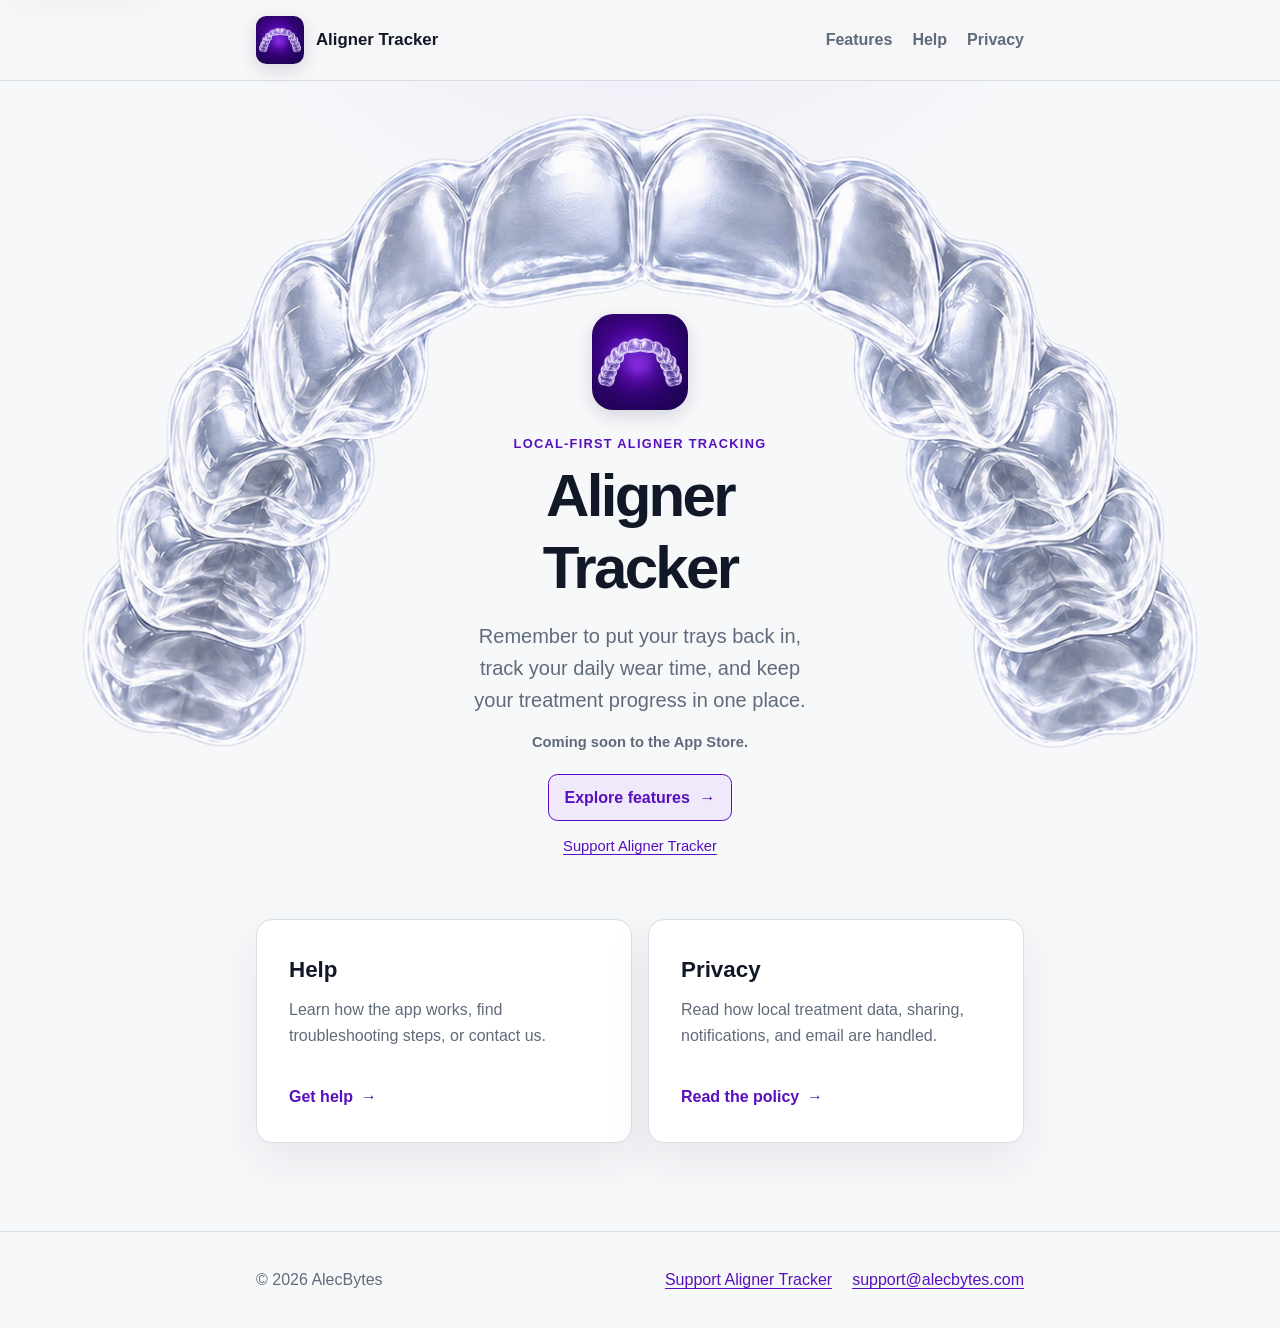
<file: index.html>
<!doctype html>
<html lang="en">
  <head>
    <meta charset="utf-8" />
    <meta name="viewport" content="width=device-width, initial-scale=1" />
    <meta name="theme-color" content="#f7f8fa" media="(prefers-color-scheme: light)" />
    <meta name="theme-color" content="#0b0e14" media="(prefers-color-scheme: dark)" />
    <meta
      name="description"
      content="Reminders to put your trays back in, recorded daily wear time, and treatment progress with Aligner Tracker for iPhone."
    />
    <meta property="og:type" content="website" />
    <meta property="og:site_name" content="Aligner Tracker" />
    <meta property="og:title" content="Aligner Tracker" />
    <meta property="og:description" content="Remember to put your trays back in, track your daily wear time, and keep your treatment progress in one place." />
    <meta property="og:url" content="https://aligner-tracker.alecbytes.com/" />
    <meta property="og:image" content="https://aligner-tracker.alecbytes.com/assets/app-icon.png" />
    <meta property="og:image:alt" content="Aligner Tracker app icon" />
    <meta name="twitter:card" content="summary" />
    <meta name="twitter:title" content="Aligner Tracker" />
    <meta name="twitter:description" content="Remember to put your trays back in, track your daily wear time, and keep your treatment progress in one place." />
    <meta name="twitter:image" content="https://aligner-tracker.alecbytes.com/assets/app-icon.png" />
    <link rel="canonical" href="https://aligner-tracker.alecbytes.com/" />
    <link rel="icon" href="/assets/favicon.png" type="image/png" />
    <link rel="apple-touch-icon" href="/assets/app-icon.png" />
    <link rel="stylesheet" href="/styles.css" />
    <title>Aligner Tracker</title>
  </head>
  <body>
    <a class="skip-link" href="#main-content">Skip to content</a>
    <header class="site-header">
      <div class="header-inner">
        <a class="brand" href="/" aria-label="Aligner Tracker home">
          <img src="/assets/app-icon.png" width="48" height="48" alt="" />
          <span>Aligner Tracker</span>
        </a>
        <nav aria-label="Primary navigation">
          <a href="/features/">Features</a>
          <a href="/support/">Help</a>
          <a href="/privacy/">Privacy</a>
        </nav>
      </div>
    </header>

    <main id="main-content" class="page home-page">
      <div class="aligner-frame">
        <img
          class="aligner-arch"
          src="/assets/clear-aligner.png"
          width="1188"
          height="681"
          alt=""
          aria-hidden="true"
        />
        <section class="hero" aria-labelledby="page-title">
          <img class="hero-icon" src="/assets/app-icon.png" width="96" height="96" alt="" />
          <p class="eyebrow">Local-first aligner tracking</p>
          <h1 id="page-title">Aligner Tracker</h1>
          <p class="lede">
            Remember to put your trays back in, track your daily wear time, and keep your
            treatment progress in one place.
          </p>
          <p class="availability-status">Coming soon to the App Store.</p>
          <a class="features-cta" href="/features/">Explore features <span aria-hidden="true">&rarr;</span></a>
          <p class="secondary-link"><a href="/support-aligner-tracker/">Support Aligner Tracker</a></p>
        </section>
      </div>

      <section class="link-grid" aria-label="Information">
        <a class="link-card" href="/support/">
          <span class="card-title">Help</span>
          <span>Learn how the app works, find troubleshooting steps, or contact us.</span>
          <span class="card-action" aria-hidden="true">Get help <span>&rarr;</span></span>
        </a>
        <a class="link-card" href="/privacy/">
          <span class="card-title">Privacy</span>
          <span>Read how local treatment data, sharing, notifications, and email are handled.</span>
          <span class="card-action" aria-hidden="true">Read the policy <span>&rarr;</span></span>
        </a>
      </section>
    </main>

    <footer class="site-footer">
      <div class="footer-inner">
        <p>&copy; 2026 AlecBytes</p>
        <nav aria-label="Footer navigation">
          <a href="/support-aligner-tracker/">Support Aligner Tracker</a>
          <a href="mailto:support@alecbytes.com">support@alecbytes.com</a>
        </nav>
      </div>
    </footer>
  </body>
</html>
</file>
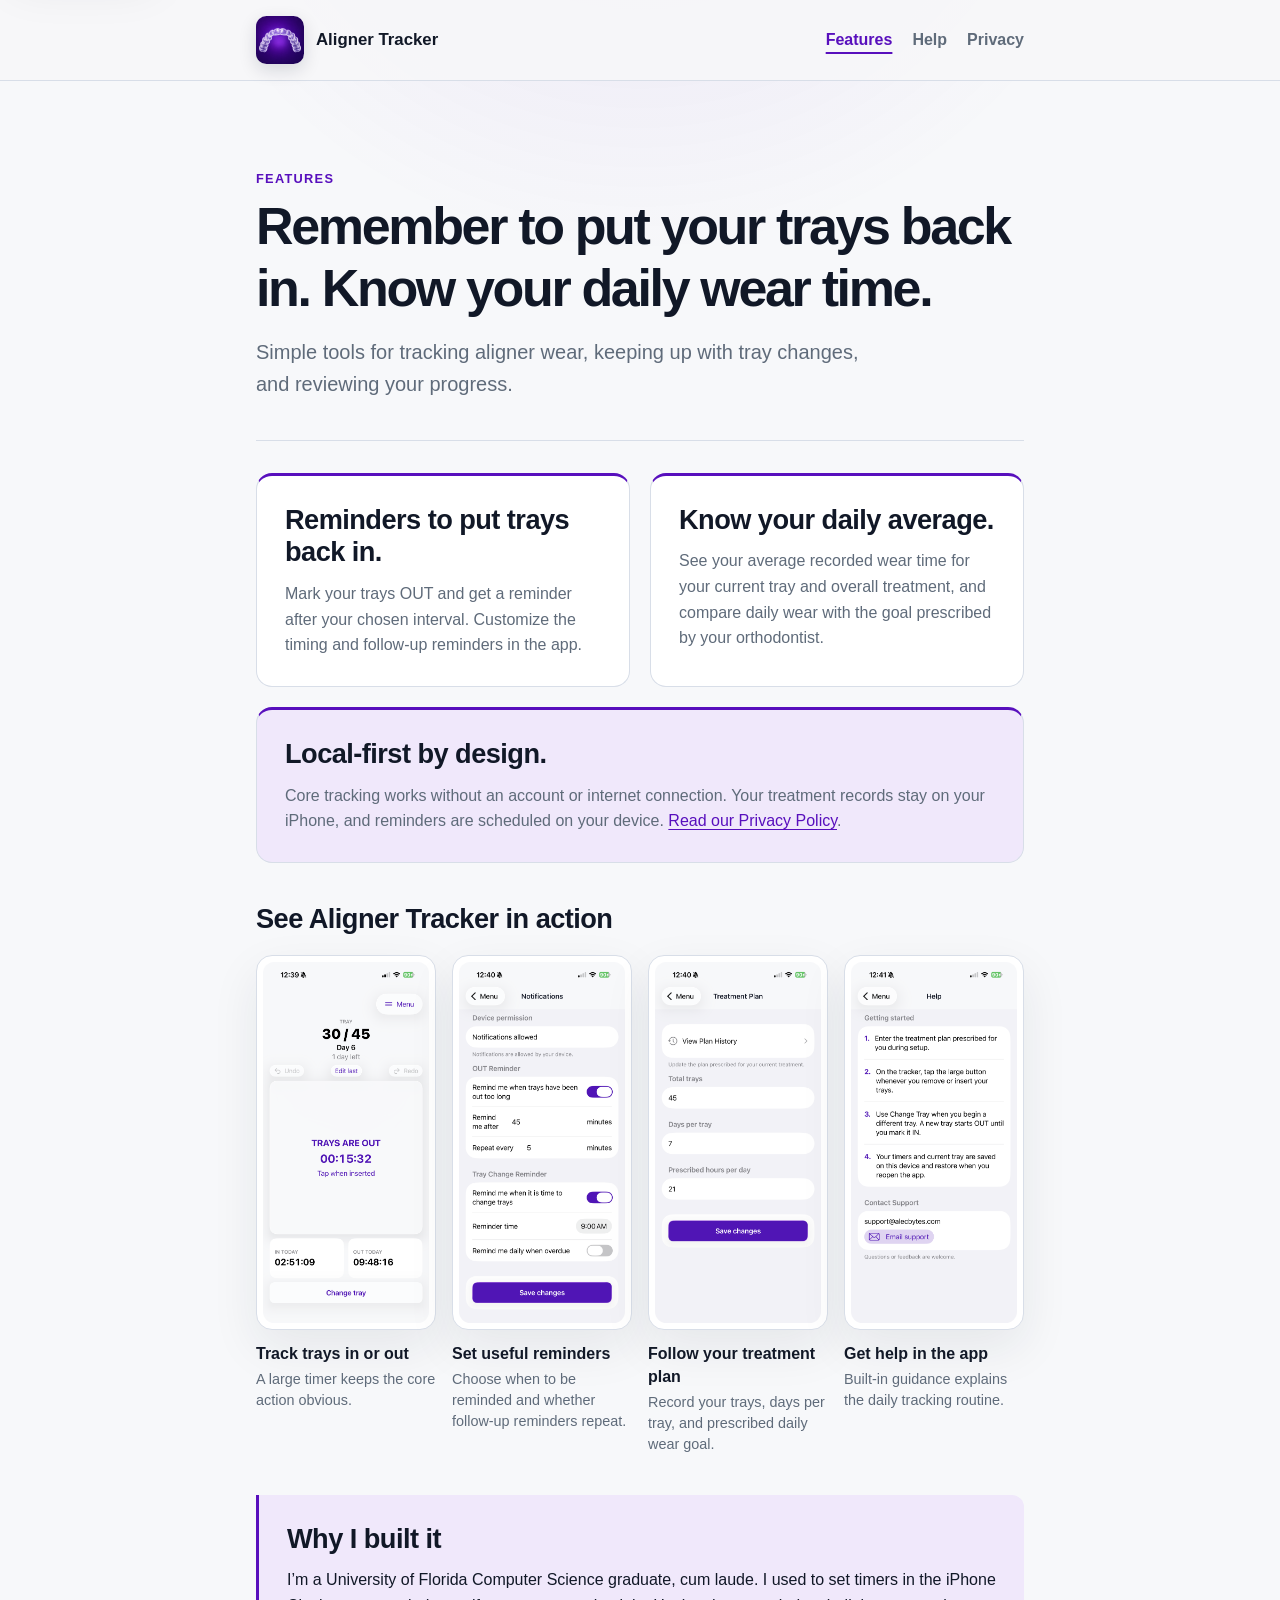
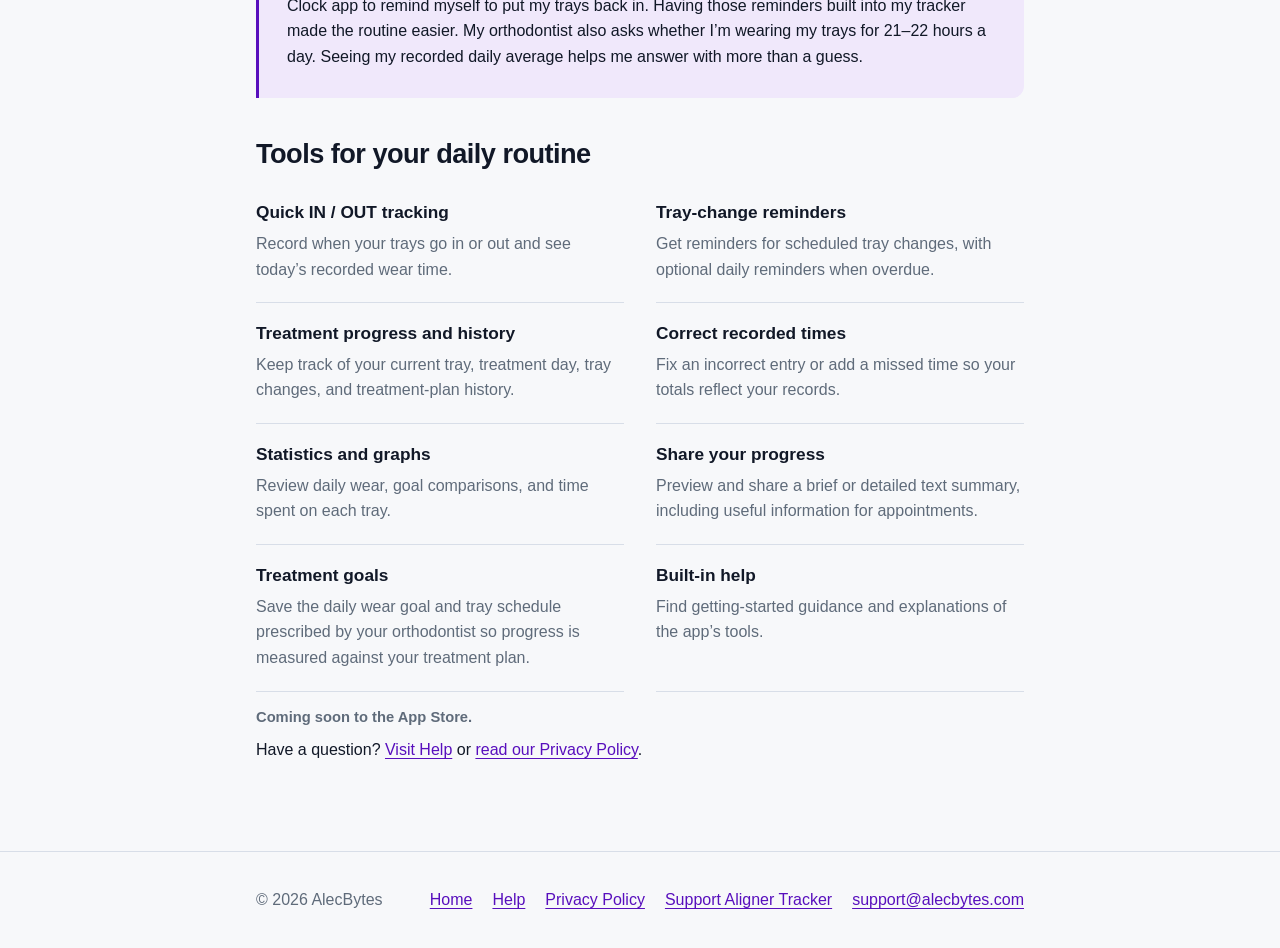
<file: features/index.html>
<!doctype html>
<html lang="en">
  <head>
    <meta charset="utf-8" />
    <meta name="viewport" content="width=device-width, initial-scale=1" />
    <meta name="theme-color" content="#f7f8fa" media="(prefers-color-scheme: light)" />
    <meta name="theme-color" content="#0b0e14" media="(prefers-color-scheme: dark)" />
    <meta
      name="description"
      content="Explore Aligner Tracker features: tray reminders, recorded wear averages, treatment history, graphs, and progress sharing."
    />
    <meta property="og:type" content="website" />
    <meta property="og:site_name" content="Aligner Tracker" />
    <meta property="og:title" content="Features | Aligner Tracker" />
    <meta property="og:description" content="Track clear-aligner wear time, reminders, corrections, treatment history, and progress with Aligner Tracker." />
    <meta property="og:url" content="https://aligner-tracker.alecbytes.com/features/" />
    <meta property="og:image" content="https://aligner-tracker.alecbytes.com/assets/app-icon.png" />
    <meta property="og:image:alt" content="Aligner Tracker app icon" />
    <meta name="twitter:card" content="summary" />
    <meta name="twitter:title" content="Features | Aligner Tracker" />
    <meta name="twitter:description" content="Track clear-aligner wear time, reminders, corrections, treatment history, and progress with Aligner Tracker." />
    <meta name="twitter:image" content="https://aligner-tracker.alecbytes.com/assets/app-icon.png" />
    <link rel="canonical" href="https://aligner-tracker.alecbytes.com/features/" />
    <link rel="icon" href="/assets/favicon.png" type="image/png" />
    <link rel="apple-touch-icon" href="/assets/app-icon.png" />
    <link rel="stylesheet" href="/styles.css" />
    <title>Features | Aligner Tracker</title>
  </head>
  <body>
    <a class="skip-link" href="#main-content">Skip to content</a>
    <header class="site-header">
      <div class="header-inner">
        <a class="brand" href="/" aria-label="Aligner Tracker home">
          <img src="/assets/app-icon.png" width="48" height="48" alt="" />
          <span>Aligner Tracker</span>
        </a>
        <nav aria-label="Primary navigation">
          <a href="/features/" aria-current="page">Features</a>
          <a href="/support/">Help</a>
          <a href="/privacy/">Privacy</a>
        </nav>
      </div>
    </header>

    <main id="main-content" class="page features-page">
      <header class="page-heading">
        <p class="eyebrow">Features</p>
        <h1>Remember to put your trays back in. Know your daily wear time.</h1>
        <p class="lede">Simple tools for tracking aligner wear, keeping up with tray changes, and reviewing your progress.</p>
      </header>

      <div class="feature-highlights">
        <section class="feature-highlight" aria-labelledby="tray-reminders">
          <h2 id="tray-reminders">Reminders to put trays back in.</h2>
          <p>Mark your trays OUT and get a reminder after your chosen interval. Customize the timing and follow-up reminders in the app.</p>
        </section>
        <section class="feature-highlight" aria-labelledby="wear-average">
          <h2 id="wear-average">Know your daily average.</h2>
          <p>See your average recorded wear time for your current tray and overall treatment, and compare daily wear with the goal prescribed by your orthodontist.</p>
        </section>
        <section class="feature-highlight local-first-highlight" aria-labelledby="local-first">
          <h2 id="local-first">Local-first by design.</h2>
          <p>Core tracking works without an account or internet connection. Your treatment records stay on your iPhone, and reminders are scheduled on your device. <a href="/privacy/">Read our Privacy Policy</a>.</p>
        </section>
      </div>

      <section class="screenshot-showcase" aria-labelledby="screenshots-title">
        <h2 id="screenshots-title">See Aligner Tracker in action</h2>
        <div class="screenshot-gallery">
          <figure class="screenshot-card">
            <a
              class="screenshot-link"
              href="/assets/screenshots/tracker.png"
              aria-label="Open full-size screenshot: Track trays in or out">
              <img
                src="/assets/screenshots/tracker.png"
                width="1242"
                height="2688"
                loading="lazy"
                decoding="async"
                alt="Aligner Tracker showing trays out with a running timer." />
            </a>
            <figcaption>
              <strong>Track trays in or out</strong>
              <span>A large timer keeps the core action obvious.</span>
            </figcaption>
          </figure>
          <figure class="screenshot-card">
            <a
              class="screenshot-link"
              href="/assets/screenshots/notifications.png"
              aria-label="Open full-size screenshot: Set useful reminders">
              <img
                src="/assets/screenshots/notifications.png"
                width="1242"
                height="2688"
                loading="lazy"
                decoding="async"
                alt="Aligner Tracker notification settings for tray-out and tray-change reminders." />
            </a>
            <figcaption>
              <strong>Set useful reminders</strong>
              <span>Choose when to be reminded and whether follow-up reminders repeat.</span>
            </figcaption>
          </figure>
          <figure class="screenshot-card">
            <a
              class="screenshot-link"
              href="/assets/screenshots/treatment-plan.png"
              aria-label="Open full-size screenshot: Follow your treatment plan">
              <img
                src="/assets/screenshots/treatment-plan.png"
                width="1242"
                height="2688"
                loading="lazy"
                decoding="async"
                alt="Aligner Tracker treatment plan settings for trays, schedule, and daily wear goal." />
            </a>
            <figcaption>
              <strong>Follow your treatment plan</strong>
              <span>Record your trays, days per tray, and prescribed daily wear goal.</span>
            </figcaption>
          </figure>
          <figure class="screenshot-card">
            <a
              class="screenshot-link"
              href="/assets/screenshots/help.png"
              aria-label="Open full-size screenshot: Get help in the app">
              <img
                src="/assets/screenshots/help.png"
                width="1242"
                height="2688"
                loading="lazy"
                decoding="async"
                alt="Aligner Tracker help screen explaining the daily tracking routine." />
            </a>
            <figcaption>
              <strong>Get help in the app</strong>
              <span>Built-in guidance explains the daily tracking routine.</span>
            </figcaption>
          </figure>
        </div>
      </section>

      <section class="founder-note" aria-labelledby="why-i-built-it">
        <h2 id="why-i-built-it">Why I built it</h2>
        <p>I’m a University of Florida Computer Science graduate, cum laude. I used to set timers in the iPhone Clock app to remind myself to put my trays back in. Having those reminders built into my tracker made the routine easier. My orthodontist also asks whether I’m wearing my trays for 21–22 hours a day. Seeing my recorded daily average helps me answer with more than a guess.</p>
      </section>

      <section class="feature-details" aria-labelledby="everyday-tools">
        <h2 id="everyday-tools">Tools for your daily routine</h2>
        <div class="feature-grid">
          <div class="feature-item">
            <h3>Quick IN / OUT tracking</h3>
            <p>Record when your trays go in or out and see today’s recorded wear time.</p>
          </div>
          <div class="feature-item">
            <h3>Tray-change reminders</h3>
            <p>Get reminders for scheduled tray changes, with optional daily reminders when overdue.</p>
          </div>
          <div class="feature-item">
            <h3>Treatment progress and history</h3>
            <p>Keep track of your current tray, treatment day, tray changes, and treatment-plan history.</p>
          </div>
          <div class="feature-item">
            <h3>Correct recorded times</h3>
            <p>Fix an incorrect entry or add a missed time so your totals reflect your records.</p>
          </div>
          <div class="feature-item">
            <h3>Statistics and graphs</h3>
            <p>Review daily wear, goal comparisons, and time spent on each tray.</p>
          </div>
          <div class="feature-item">
            <h3>Share your progress</h3>
            <p>Preview and share a brief or detailed text summary, including useful information for appointments.</p>
          </div>
          <div class="feature-item">
            <h3>Treatment goals</h3>
            <p>Save the daily wear goal and tray schedule prescribed by your orthodontist so progress is measured against your treatment plan.</p>
          </div>
          <div class="feature-item">
            <h3>Built-in help</h3>
            <p>Find getting-started guidance and explanations of the app’s tools.</p>
          </div>
        </div>
      </section>
      <p class="availability-status">Coming soon to the App Store.</p>
      <p class="features-next">Have a question? <a href="/support/">Visit Help</a> or <a href="/privacy/">read our Privacy Policy</a>.</p>
    </main>

    <footer class="site-footer">
      <div class="footer-inner">
        <p>&copy; 2026 AlecBytes</p>
        <nav aria-label="Footer navigation">
          <a href="/">Home</a>
          <a href="/support/">Help</a>
          <a href="/privacy/">Privacy Policy</a>
          <a href="/support-aligner-tracker/">Support Aligner Tracker</a>
          <a href="mailto:support@alecbytes.com">support@alecbytes.com</a>
        </nav>
      </div>
    </footer>
  </body>
</html>
</file>
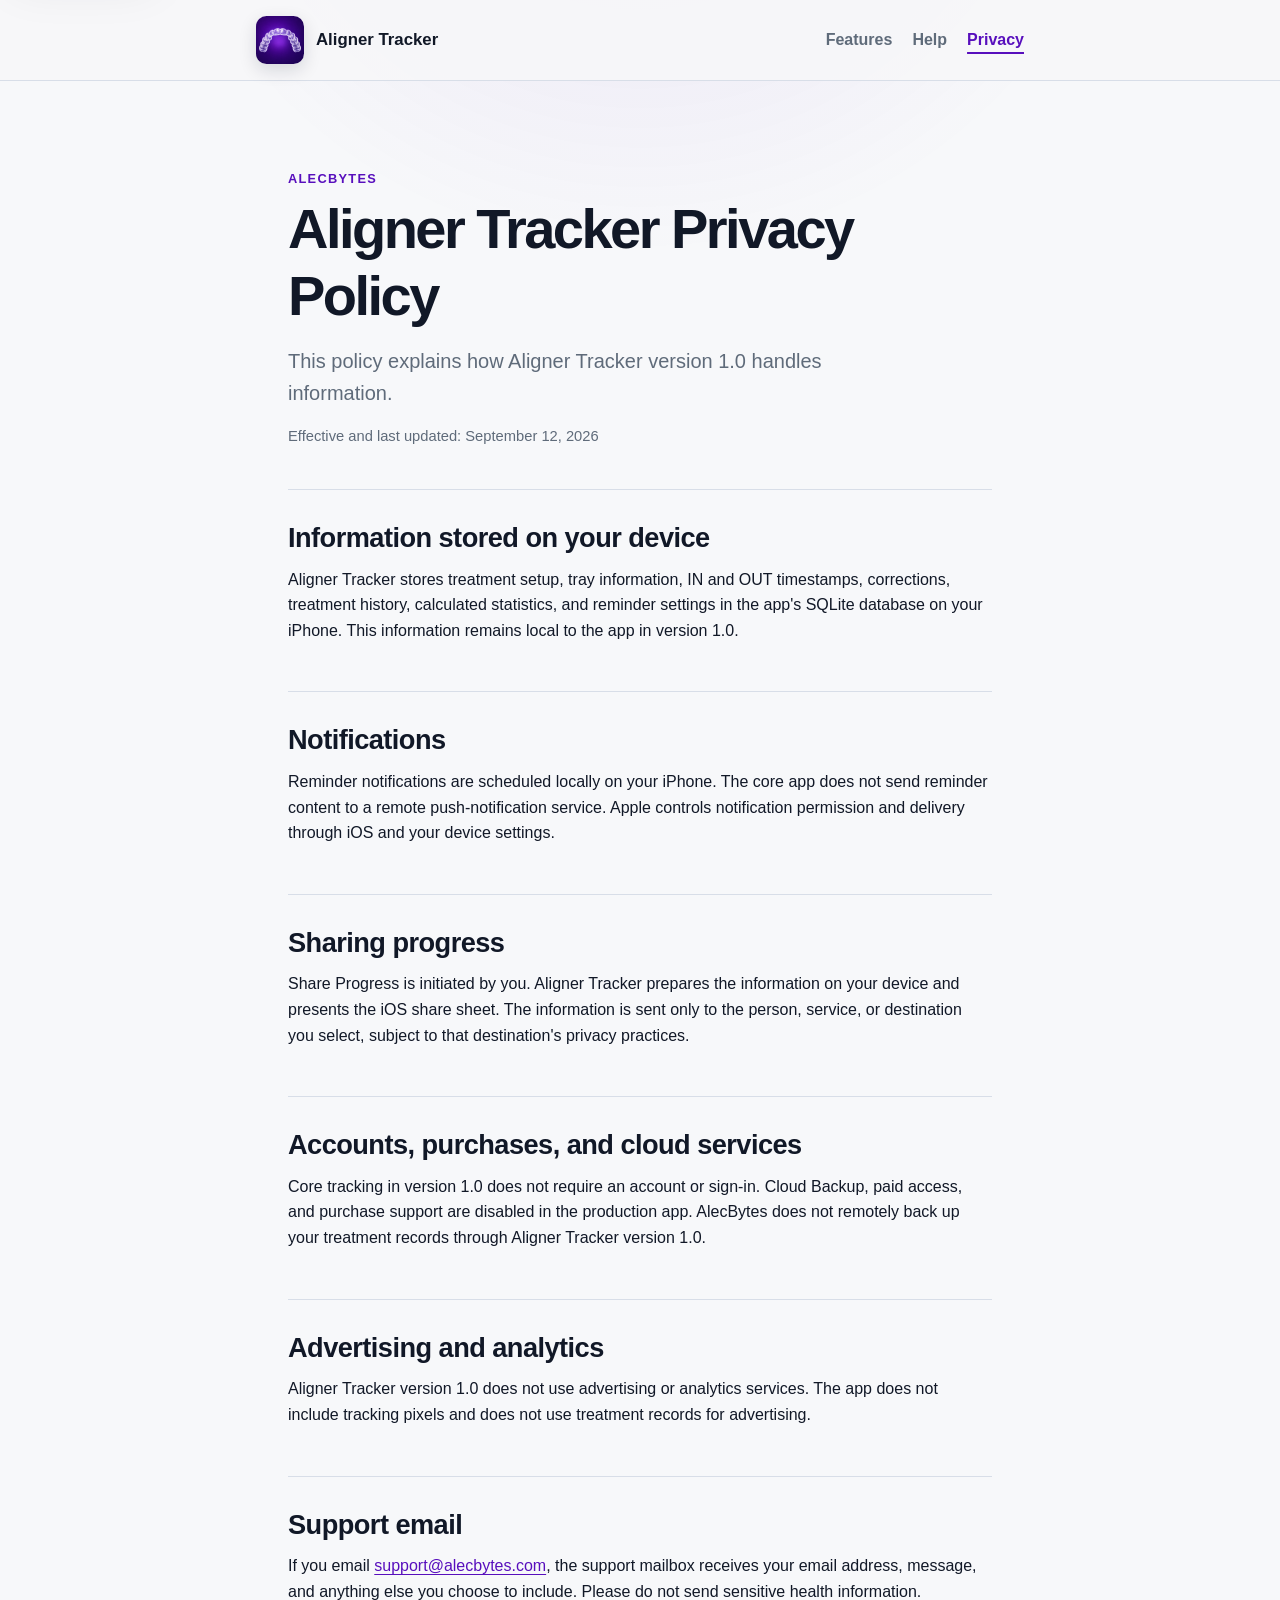
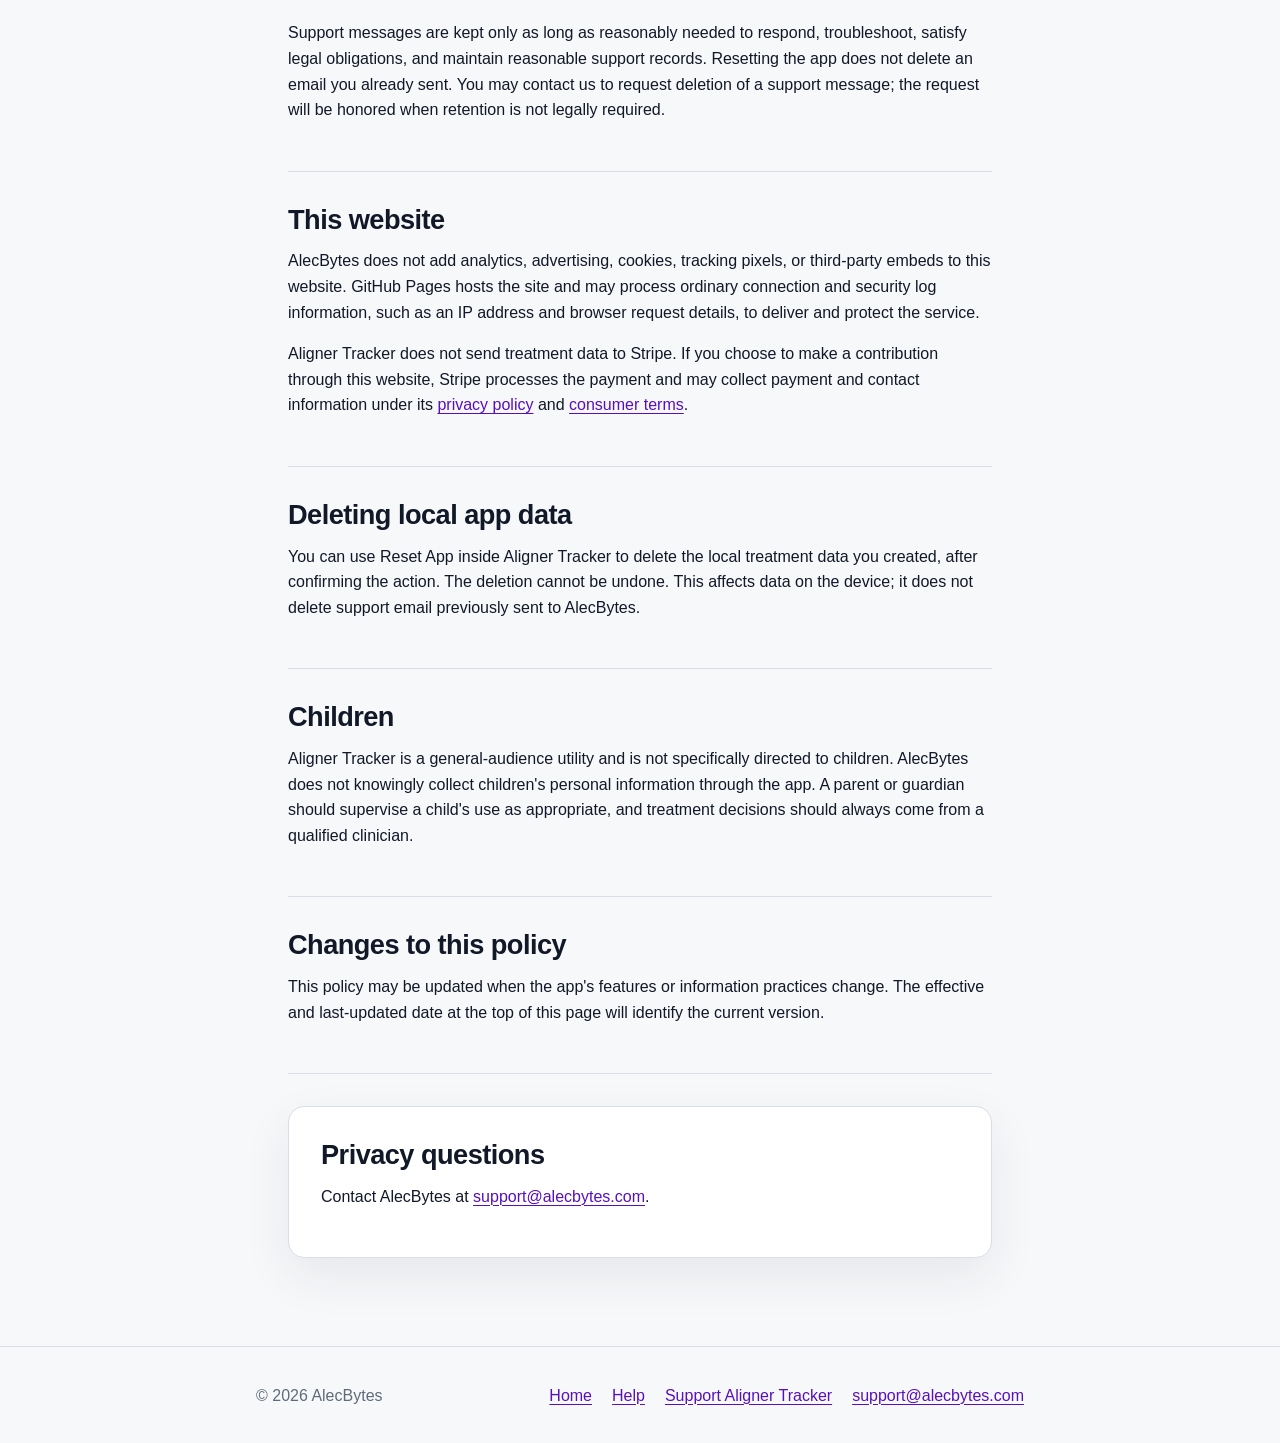
<file: privacy/index.html>
<!doctype html>
<html lang="en">
  <head>
    <meta charset="utf-8" />
    <meta name="viewport" content="width=device-width, initial-scale=1" />
    <meta name="theme-color" content="#f7f8fa" media="(prefers-color-scheme: light)" />
    <meta name="theme-color" content="#0b0e14" media="(prefers-color-scheme: dark)" />
    <meta
      name="description"
      content="Privacy Policy for Aligner Tracker, published by AlecBytes."
    />
    <meta property="og:type" content="website" />
    <meta property="og:site_name" content="Aligner Tracker" />
    <meta property="og:title" content="Privacy | Aligner Tracker" />
    <meta property="og:description" content="Read how Aligner Tracker handles local treatment data, notifications, sharing, and support email." />
    <meta property="og:url" content="https://aligner-tracker.alecbytes.com/privacy/" />
    <meta property="og:image" content="https://aligner-tracker.alecbytes.com/assets/app-icon.png" />
    <meta property="og:image:alt" content="Aligner Tracker app icon" />
    <meta name="twitter:card" content="summary" />
    <meta name="twitter:title" content="Privacy | Aligner Tracker" />
    <meta name="twitter:description" content="Read how Aligner Tracker handles local treatment data, notifications, sharing, and support email." />
    <meta name="twitter:image" content="https://aligner-tracker.alecbytes.com/assets/app-icon.png" />
    <link rel="canonical" href="https://aligner-tracker.alecbytes.com/privacy/" />
    <link rel="icon" href="/assets/favicon.png" type="image/png" />
    <link rel="apple-touch-icon" href="/assets/app-icon.png" />
    <link rel="stylesheet" href="/styles.css" />
    <title>Privacy Policy | Aligner Tracker</title>
  </head>
  <body>
    <a class="skip-link" href="#main-content">Skip to content</a>
    <header class="site-header">
      <div class="header-inner">
        <a class="brand" href="/" aria-label="Aligner Tracker home">
          <img src="/assets/app-icon.png" width="48" height="48" alt="" />
          <span>Aligner Tracker</span>
        </a>
        <nav aria-label="Primary navigation">
          <a href="/features/">Features</a>
          <a href="/support/">Help</a>
          <a href="/privacy/" aria-current="page">Privacy</a>
        </nav>
      </div>
    </header>

    <main id="main-content" class="page document-page">
      <header class="page-heading">
        <p class="eyebrow">AlecBytes</p>
        <h1>Aligner Tracker Privacy Policy</h1>
        <p class="lede">
          This policy explains how Aligner Tracker version 1.0 handles information.
        </p>
        <p class="updated">
          Effective and last updated: <time datetime="2026-09-12">September 12, 2026</time>
        </p>
      </header>

      <section aria-labelledby="local-data">
        <h2 id="local-data">Information stored on your device</h2>
        <p>
          Aligner Tracker stores treatment setup, tray information, IN and OUT timestamps,
          corrections, treatment history, calculated statistics, and reminder settings in the
          app's SQLite database on your iPhone. This information remains local to the app in
          version 1.0.
        </p>
      </section>

      <section aria-labelledby="notifications">
        <h2 id="notifications">Notifications</h2>
        <p>
          Reminder notifications are scheduled locally on your iPhone. The core app does not send
          reminder content to a remote push-notification service. Apple controls notification
          permission and delivery through iOS and your device settings.
        </p>
      </section>

      <section aria-labelledby="sharing">
        <h2 id="sharing">Sharing progress</h2>
        <p>
          Share Progress is initiated by you. Aligner Tracker prepares the information on your
          device and presents the iOS share sheet. The information is sent only to the person,
          service, or destination you select, subject to that destination's privacy practices.
        </p>
      </section>

      <section aria-labelledby="accounts-network">
        <h2 id="accounts-network">Accounts, purchases, and cloud services</h2>
        <p>
          Core tracking in version 1.0 does not require an account or sign-in. Cloud Backup, paid
          access, and purchase support are disabled in the production app. AlecBytes does not
          remotely back up your treatment records through Aligner Tracker version 1.0.
        </p>
      </section>

      <section aria-labelledby="analytics">
        <h2 id="analytics">Advertising and analytics</h2>
        <p>
          Aligner Tracker version 1.0 does not use advertising or analytics services. The app does
          not include tracking pixels and does not use treatment records for advertising.
        </p>
      </section>

      <section aria-labelledby="support-email">
        <h2 id="support-email">Support email</h2>
        <p>
          If you email <a href="mailto:support@alecbytes.com">support@alecbytes.com</a>, the
          support mailbox receives your email address, message, and anything else you choose to
          include. Please do not send sensitive health information.
        </p>
        <p>
          Support messages are kept only as long as reasonably needed to respond, troubleshoot,
          satisfy legal obligations, and maintain reasonable support records. Resetting the app
          does not delete an email you already sent. You may contact us to request deletion of a
          support message; the request will be honored when retention is not legally required.
        </p>
      </section>

      <section aria-labelledby="website">
        <h2 id="website">This website</h2>
        <p>
          AlecBytes does not add analytics, advertising, cookies, tracking pixels, or third-party
          embeds to this website. GitHub Pages hosts the site and may process ordinary connection
          and security log information, such as an IP address and browser request details, to
          deliver and protect the service.
        </p>
        <p>
          Aligner Tracker does not send treatment data to Stripe. If you choose to make a
          contribution through this website, Stripe processes the payment and may collect payment
          and contact information under its <a href="https://stripe.com/privacy">privacy policy</a>
          and <a href="https://stripe.com/legal/consumer">consumer terms</a>.
        </p>
      </section>

      <section aria-labelledby="deletion">
        <h2 id="deletion">Deleting local app data</h2>
        <p>
          You can use Reset App inside Aligner Tracker to delete the local treatment data you
          created, after confirming the action. The deletion cannot be undone. This affects data
          on the device; it does not delete support email previously sent to AlecBytes.
        </p>
      </section>

      <section aria-labelledby="children">
        <h2 id="children">Children</h2>
        <p>
          Aligner Tracker is a general-audience utility and is not specifically directed to
          children. AlecBytes does not knowingly collect children's personal information through
          the app. A parent or guardian should supervise a child's use as appropriate, and
          treatment decisions should always come from a qualified clinician.
        </p>
      </section>

      <section aria-labelledby="changes">
        <h2 id="changes">Changes to this policy</h2>
        <p>
          This policy may be updated when the app's features or information practices change. The
          effective and last-updated date at the top of this page will identify the current
          version.
        </p>
      </section>

      <section class="contact-panel" aria-labelledby="privacy-contact">
        <h2 id="privacy-contact">Privacy questions</h2>
        <p>
          Contact AlecBytes at
          <a href="mailto:support@alecbytes.com?subject=Aligner%20Tracker%20Privacy">support@alecbytes.com</a>.
        </p>
      </section>
    </main>

    <footer class="site-footer">
      <div class="footer-inner">
        <p>&copy; 2026 AlecBytes</p>
        <nav aria-label="Footer navigation">
          <a href="/">Home</a>
          <a href="/support/">Help</a>
          <a href="/support-aligner-tracker/">Support Aligner Tracker</a>
          <a href="mailto:support@alecbytes.com">support@alecbytes.com</a>
        </nav>
      </div>
    </footer>
  </body>
</html>
</file>
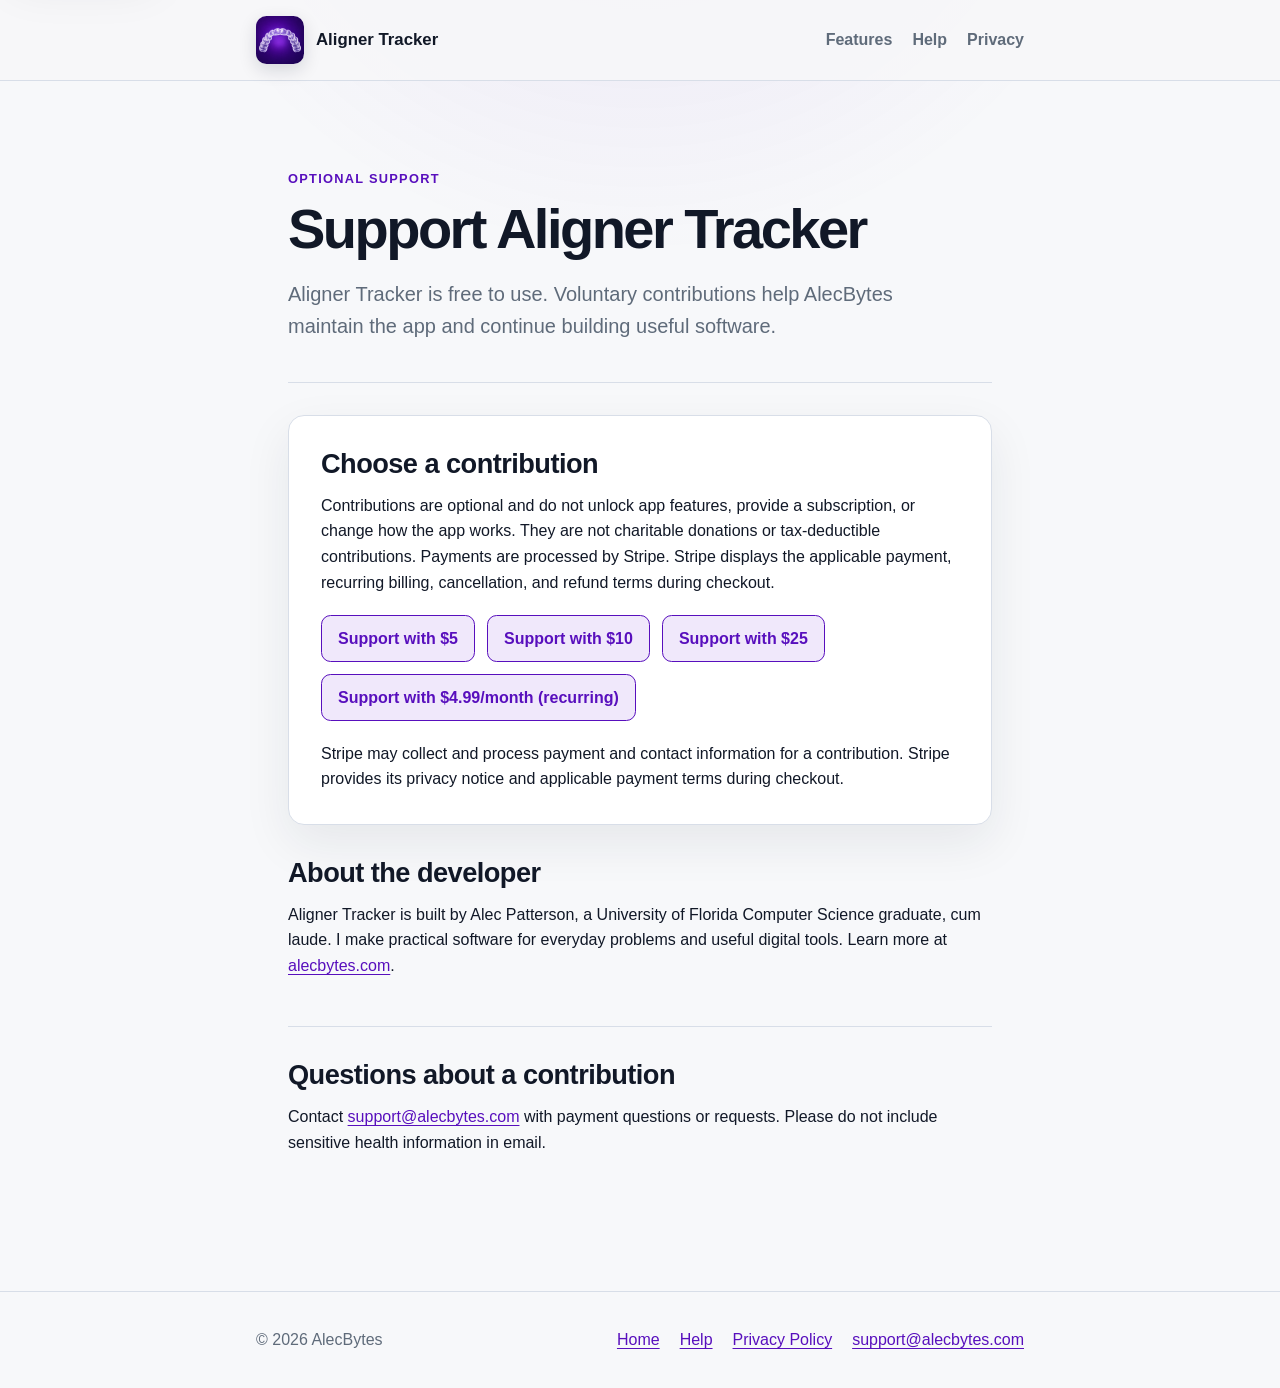
<file: support-aligner-tracker/index.html>
<!doctype html>
<html lang="en">
  <head>
    <meta charset="utf-8" />
    <meta name="viewport" content="width=device-width, initial-scale=1" />
    <meta name="theme-color" content="#f7f8fa" media="(prefers-color-scheme: light)" />
    <meta name="theme-color" content="#0b0e14" media="(prefers-color-scheme: dark)" />
    <meta
      name="description"
      content="Support the ongoing development and maintenance of Aligner Tracker."
    />
    <meta property="og:type" content="website" />
    <meta property="og:site_name" content="Aligner Tracker" />
    <meta property="og:title" content="Support Aligner Tracker" />
    <meta property="og:description" content="Make a voluntary contribution to support the ongoing development and maintenance of Aligner Tracker." />
    <meta property="og:url" content="https://aligner-tracker.alecbytes.com/support-aligner-tracker/" />
    <meta property="og:image" content="https://aligner-tracker.alecbytes.com/assets/app-icon.png" />
    <meta property="og:image:alt" content="Aligner Tracker app icon" />
    <meta name="twitter:card" content="summary" />
    <meta name="twitter:title" content="Support Aligner Tracker" />
    <meta name="twitter:description" content="Make a voluntary contribution to support the ongoing development and maintenance of Aligner Tracker." />
    <meta name="twitter:image" content="https://aligner-tracker.alecbytes.com/assets/app-icon.png" />
    <link rel="canonical" href="https://aligner-tracker.alecbytes.com/support-aligner-tracker/" />
    <link rel="icon" href="/assets/favicon.png" type="image/png" />
    <link rel="apple-touch-icon" href="/assets/app-icon.png" />
    <link rel="stylesheet" href="/styles.css" />
    <title>Support Aligner Tracker</title>
  </head>
  <body>
    <a class="skip-link" href="#main-content">Skip to content</a>
    <header class="site-header">
      <div class="header-inner">
        <a class="brand" href="/" aria-label="Aligner Tracker home">
          <img src="/assets/app-icon.png" width="48" height="48" alt="" />
          <span>Aligner Tracker</span>
        </a>
        <nav aria-label="Primary navigation">
          <a href="/features/">Features</a>
          <a href="/support/">Help</a>
          <a href="/privacy/">Privacy</a>
        </nav>
      </div>
    </header>

    <main id="main-content" class="page document-page">
      <header class="page-heading">
        <p class="eyebrow">Optional support</p>
        <h1>Support Aligner Tracker</h1>
        <p class="lede">
          Aligner Tracker is free to use. Voluntary contributions help AlecBytes
          maintain the app and continue building useful software.
        </p>
      </header>

      <section class="contact-panel" aria-labelledby="contributions">
        <h2 id="contributions">Choose a contribution</h2>
        <p>
          Contributions are optional and do not unlock app features, provide a
          subscription, or change how the app works. They are not charitable
          donations or tax-deductible contributions. Payments are processed by
          Stripe. Stripe displays the applicable payment, recurring billing,
          cancellation, and refund terms during checkout.
        </p>
        <div class="support-links">
          <a class="features-cta" href="https://buy.stripe.com/8x200l6NC58Zgp9ft1eME00">
            Support with $5
          </a>
          <a class="features-cta" href="https://buy.stripe.com/7sYbJ3fk81WN5Kv2GfeME01">
            Support with $10
          </a>
          <a class="features-cta" href="https://buy.stripe.com/dRmaEZ2xm0SJa0Lgx5eME02">
            Support with $25
          </a>
          <a class="features-cta" href="https://buy.stripe.com/4gMaEZ4Fu58Z2yj2GfeME03">
            Support with $4.99/month (recurring)
          </a>
        </div>
        <p>
          Stripe may collect and process payment and contact information for a
          contribution. Stripe provides its privacy notice and applicable
          payment terms during checkout.
        </p>
      </section>

      <section aria-labelledby="about-developer">
        <h2 id="about-developer">About the developer</h2>
        <p>
          Aligner Tracker is built by Alec Patterson, a University of Florida Computer Science graduate,
          cum laude. I make practical software for everyday problems and useful digital tools.
          Learn more at <a href="https://alecbytes.com" target="_blank" rel="noreferrer">alecbytes.com</a>.
        </p>
      </section>

      <section aria-labelledby="questions">
        <h2 id="questions">Questions about a contribution</h2>
        <p>
          Contact <a href="mailto:support@alecbytes.com?subject=Aligner%20Tracker%20Support">support@alecbytes.com</a>
          with payment questions or requests. Please do not include sensitive
          health information in email.
        </p>
      </section>
    </main>

    <footer class="site-footer">
      <div class="footer-inner">
        <p>&copy; 2026 AlecBytes</p>
        <nav aria-label="Footer navigation">
          <a href="/">Home</a>
          <a href="/support/">Help</a>
          <a href="/privacy/">Privacy Policy</a>
          <a href="mailto:support@alecbytes.com">support@alecbytes.com</a>
        </nav>
      </div>
    </footer>
  </body>
</html>
</file>
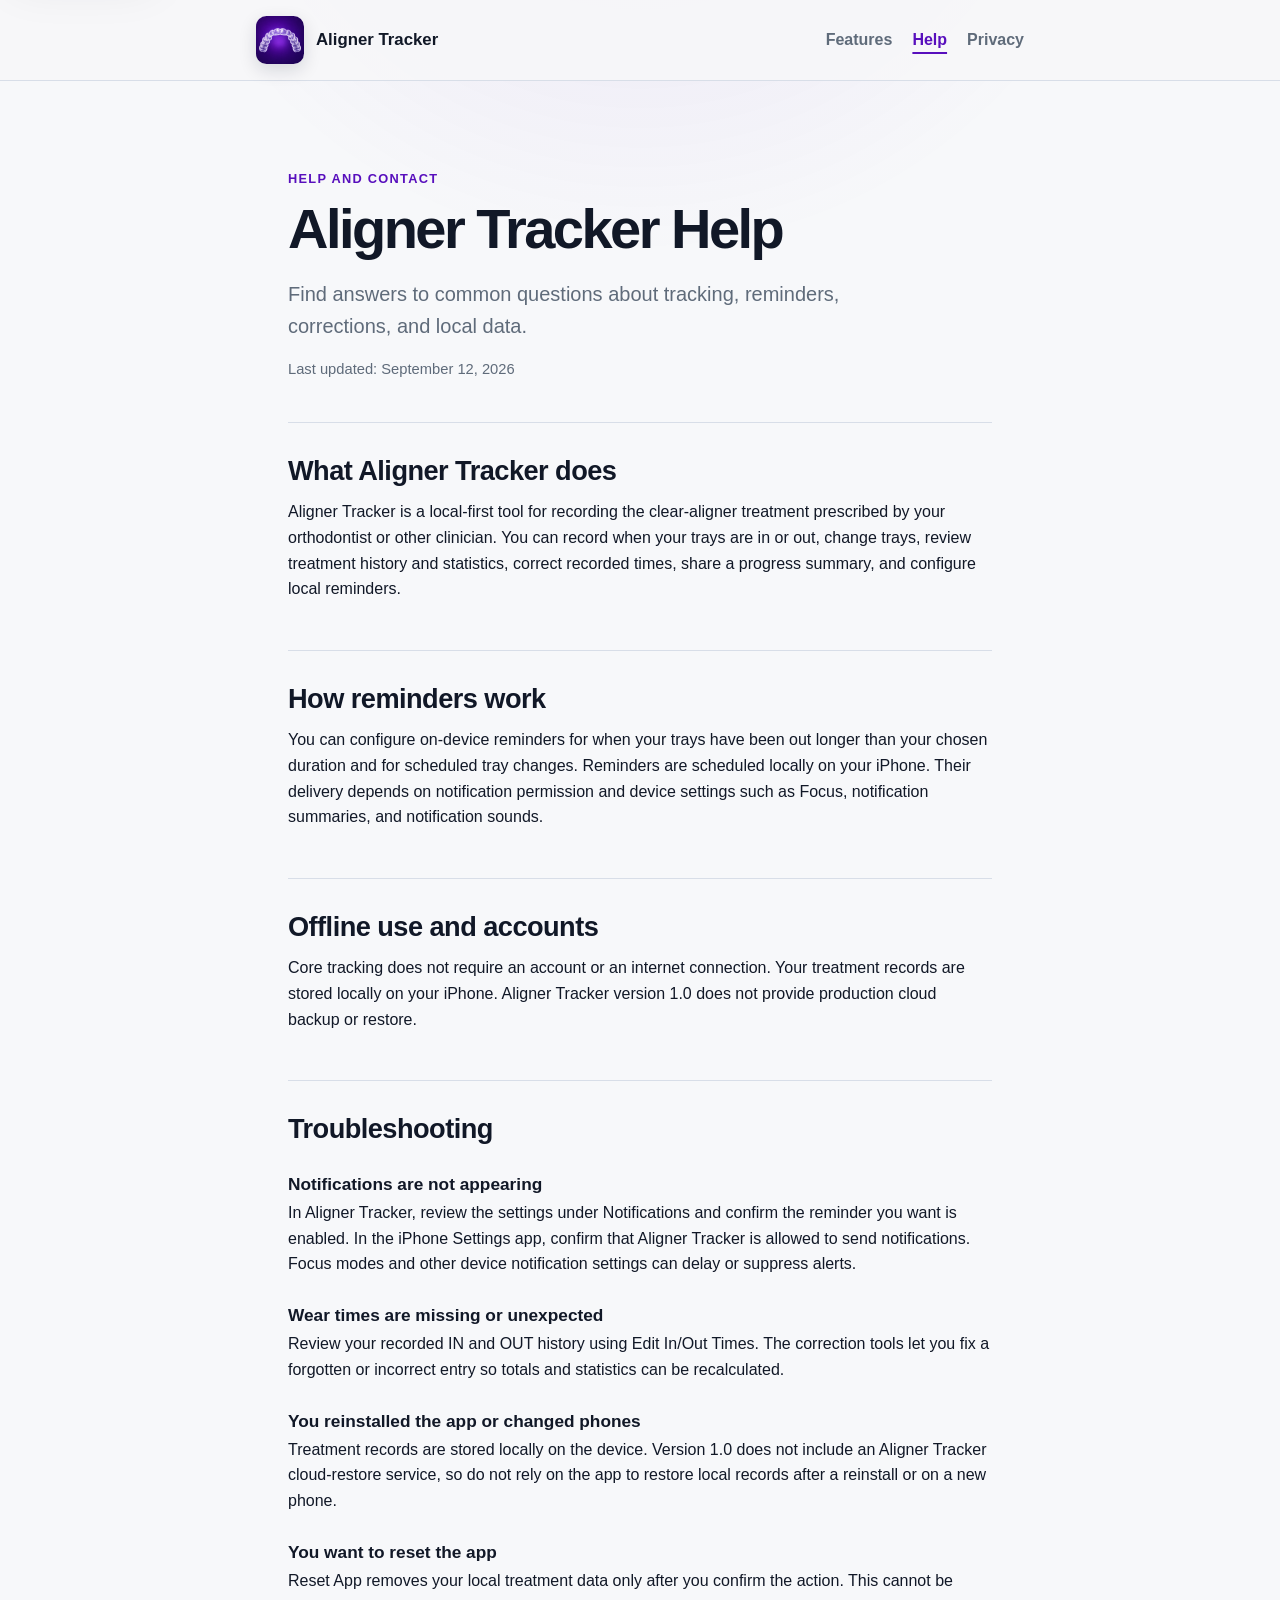
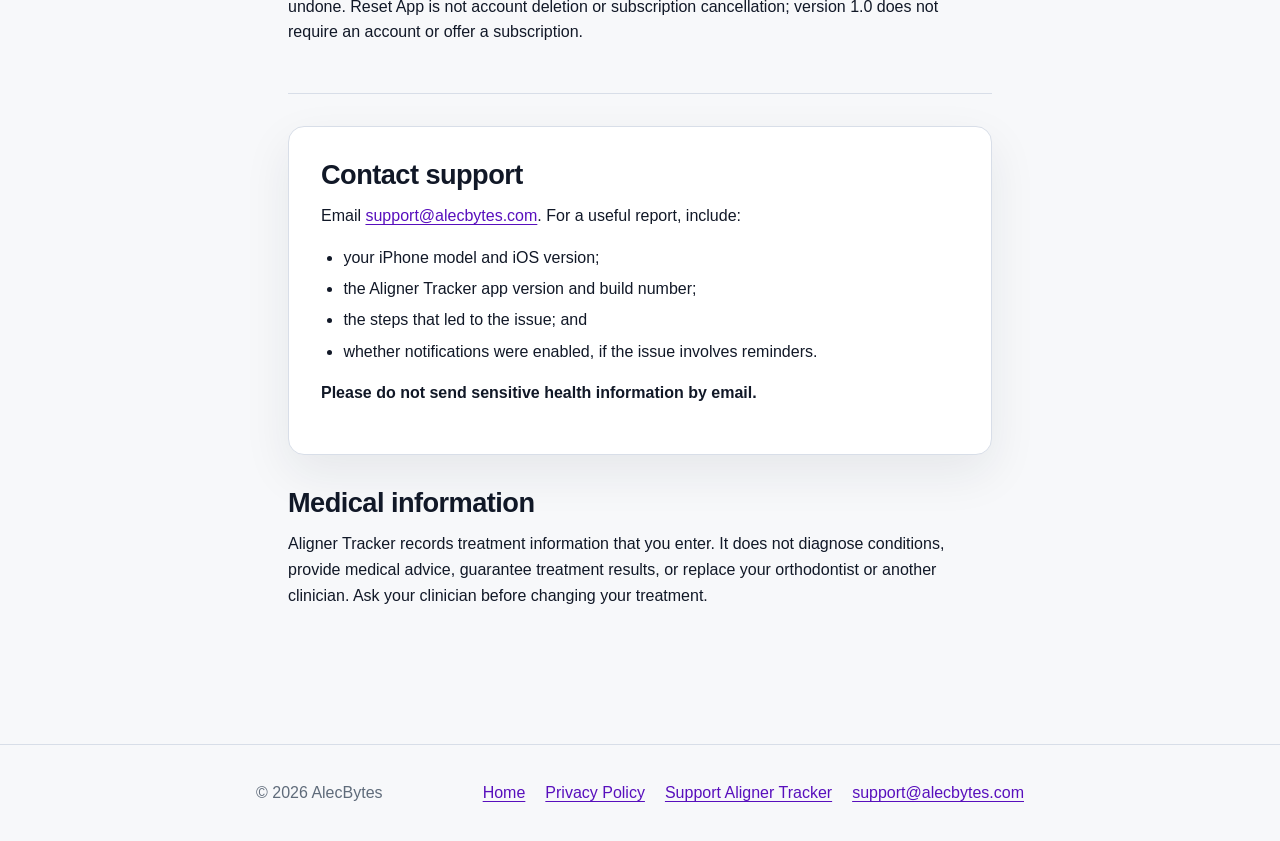
<file: support/index.html>
<!doctype html>
<html lang="en">
  <head>
    <meta charset="utf-8" />
    <meta name="viewport" content="width=device-width, initial-scale=1" />
    <meta name="theme-color" content="#f7f8fa" media="(prefers-color-scheme: light)" />
    <meta name="theme-color" content="#0b0e14" media="(prefers-color-scheme: dark)" />
    <meta
      name="description"
      content="Help, troubleshooting, and contact information for Aligner Tracker."
    />
    <meta property="og:type" content="website" />
    <meta property="og:site_name" content="Aligner Tracker" />
    <meta property="og:title" content="Help | Aligner Tracker" />
    <meta property="og:description" content="Find answers to common questions about Aligner Tracker, including tracking, reminders, corrections, and local data." />
    <meta property="og:url" content="https://aligner-tracker.alecbytes.com/support/" />
    <meta property="og:image" content="https://aligner-tracker.alecbytes.com/assets/app-icon.png" />
    <meta property="og:image:alt" content="Aligner Tracker app icon" />
    <meta name="twitter:card" content="summary" />
    <meta name="twitter:title" content="Help | Aligner Tracker" />
    <meta name="twitter:description" content="Find answers to common questions about Aligner Tracker, including tracking, reminders, corrections, and local data." />
    <meta name="twitter:image" content="https://aligner-tracker.alecbytes.com/assets/app-icon.png" />
    <link rel="canonical" href="https://aligner-tracker.alecbytes.com/support/" />
    <link rel="icon" href="/assets/favicon.png" type="image/png" />
    <link rel="apple-touch-icon" href="/assets/app-icon.png" />
    <link rel="stylesheet" href="/styles.css" />
    <title>Support | Aligner Tracker</title>
  </head>
  <body>
    <a class="skip-link" href="#main-content">Skip to content</a>
    <header class="site-header">
      <div class="header-inner">
        <a class="brand" href="/" aria-label="Aligner Tracker home">
          <img src="/assets/app-icon.png" width="48" height="48" alt="" />
          <span>Aligner Tracker</span>
        </a>
        <nav aria-label="Primary navigation">
          <a href="/features/">Features</a>
          <a href="/support/" aria-current="page">Help</a>
          <a href="/privacy/">Privacy</a>
        </nav>
      </div>
    </header>

    <main id="main-content" class="page document-page">
      <header class="page-heading">
        <p class="eyebrow">Help and contact</p>
        <h1>Aligner Tracker Help</h1>
        <p class="lede">
          Find answers to common questions about tracking, reminders, corrections, and local data.
        </p>
        <p class="updated">Last updated: <time datetime="2026-09-12">September 12, 2026</time></p>
      </header>

      <section aria-labelledby="about">
        <h2 id="about">What Aligner Tracker does</h2>
        <p>
          Aligner Tracker is a local-first tool for recording the clear-aligner treatment
          prescribed by your orthodontist or other clinician. You can record when your trays are
          in or out, change trays, review treatment history and statistics, correct recorded
          times, share a progress summary, and configure local reminders.
        </p>
      </section>

      <section aria-labelledby="reminders">
        <h2 id="reminders">How reminders work</h2>
        <p>
          You can configure on-device reminders for when your trays have been out longer than your
          chosen duration and for scheduled tray changes. Reminders are scheduled locally on your
          iPhone. Their delivery depends on notification permission and device settings such as
          Focus, notification summaries, and notification sounds.
        </p>
      </section>

      <section aria-labelledby="offline">
        <h2 id="offline">Offline use and accounts</h2>
        <p>
          Core tracking does not require an account or an internet connection. Your treatment
          records are stored locally on your iPhone. Aligner Tracker version 1.0 does not provide
          production cloud backup or restore.
        </p>
      </section>

      <section aria-labelledby="troubleshooting">
        <h2 id="troubleshooting">Troubleshooting</h2>

        <h3>Notifications are not appearing</h3>
        <p>
          In Aligner Tracker, review the settings under Notifications and confirm the reminder you
          want is enabled. In the iPhone Settings app, confirm that Aligner Tracker is allowed to
          send notifications. Focus modes and other device notification settings can delay or
          suppress alerts.
        </p>

        <h3>Wear times are missing or unexpected</h3>
        <p>
          Review your recorded IN and OUT history using Edit In/Out Times. The correction tools
          let you fix a forgotten or incorrect entry so totals and statistics can be recalculated.
        </p>

        <h3>You reinstalled the app or changed phones</h3>
        <p>
          Treatment records are stored locally on the device. Version 1.0 does not include an
          Aligner Tracker cloud-restore service, so do not rely on the app to restore local records
          after a reinstall or on a new phone.
        </p>

        <h3>You want to reset the app</h3>
        <p>
          Reset App removes your local treatment data only after you confirm the action. This
          cannot be undone. Reset App is not account deletion or subscription cancellation;
          version 1.0 does not require an account or offer a subscription.
        </p>
      </section>

      <section class="contact-panel" aria-labelledby="contact">
        <h2 id="contact">Contact support</h2>
        <p>
          Email <a href="mailto:support@alecbytes.com?subject=Aligner%20Tracker%20Support">support@alecbytes.com</a>.
          For a useful report, include:
        </p>
        <ul>
          <li>your iPhone model and iOS version;</li>
          <li>the Aligner Tracker app version and build number;</li>
          <li>the steps that led to the issue; and</li>
          <li>whether notifications were enabled, if the issue involves reminders.</li>
        </ul>
        <p><strong>Please do not send sensitive health information by email.</strong></p>
      </section>

      <section aria-labelledby="medical">
        <h2 id="medical">Medical information</h2>
        <p>
          Aligner Tracker records treatment information that you enter. It does not diagnose
          conditions, provide medical advice, guarantee treatment results, or replace your
          orthodontist or another clinician. Ask your clinician before changing your treatment.
        </p>
      </section>
    </main>

    <footer class="site-footer">
      <div class="footer-inner">
        <p>&copy; 2026 AlecBytes</p>
        <nav aria-label="Footer navigation">
          <a href="/">Home</a>
          <a href="/privacy/">Privacy Policy</a>
          <a href="/support-aligner-tracker/">Support Aligner Tracker</a>
          <a href="mailto:support@alecbytes.com">support@alecbytes.com</a>
        </nav>
      </div>
    </footer>
  </body>
</html>
</file>
<file: styles.css>
:root {
  color-scheme: light dark;
  --background: #f7f8fa;
  --surface: #ffffff;
  --text: #111827;
  --muted: #5f6b7a;
  --border: #d8dee8;
  --accent: #580fbd;
  --accent-strong: #430a96;
  --accent-soft: #f0e8fb;
  --focus: #0067c0;
  --shadow: 0 18px 48px rgb(30 38 52 / 8%);
}

* {
  box-sizing: border-box;
}

html {
  background: var(--background);
  font-family:
    -apple-system, BlinkMacSystemFont, "Segoe UI", sans-serif;
  line-height: 1.6;
  text-size-adjust: 100%;
  -webkit-text-size-adjust: 100%;
}

body {
  min-width: 280px;
  min-height: 100vh;
  margin: 0;
  background:
    radial-gradient(circle at 50% -16rem, rgb(88 15 189 / 10%), transparent 32rem),
    var(--background);
  color: var(--text);
}

a {
  color: var(--accent);
  text-decoration-thickness: 0.08em;
  text-underline-offset: 0.18em;
}

a:hover {
  color: var(--accent-strong);
}

a:focus-visible {
  border-radius: 0.2rem;
  outline: 3px solid var(--focus);
  outline-offset: 4px;
}

.skip-link {
  position: fixed;
  z-index: 10;
  top: 0.75rem;
  left: 0.75rem;
  padding: 0.6rem 0.85rem;
  transform: translateY(-200%);
  border-radius: 0.5rem;
  background: var(--surface);
  box-shadow: var(--shadow);
  font-weight: 700;
}

.skip-link:focus {
  transform: translateY(0);
}

.site-header {
  border-bottom: 1px solid var(--border);
  background: rgb(247 248 250 / 88%);
}

.header-inner,
.footer-inner,
.page {
  width: min(100% - 2rem, 48rem);
  margin-inline: auto;
}

.header-inner {
  display: flex;
  min-height: 5rem;
  align-items: center;
  justify-content: space-between;
  gap: 1.25rem;
}

.brand {
  display: inline-flex;
  min-height: 3rem;
  align-items: center;
  gap: 0.75rem;
  color: var(--text);
  font-size: 1.05rem;
  font-weight: 750;
  text-decoration: none;
}

.brand img,
.hero-icon {
  border-radius: 22%;
  box-shadow: 0 6px 18px rgb(17 24 39 / 14%);
}

.site-header nav,
.site-footer nav {
  display: flex;
  flex-wrap: wrap;
  align-items: center;
  gap: 0.35rem 1.25rem;
}

.site-header nav a {
  min-height: 2.75rem;
  display: inline-flex;
  align-items: center;
  color: var(--muted);
  font-weight: 650;
  text-decoration: none;
}

.site-header nav a:hover,
.site-header nav a[aria-current="page"] {
  color: var(--accent);
}

.site-header nav a[aria-current="page"] {
  text-decoration: underline;
  text-decoration-thickness: 0.12em;
  text-underline-offset: 0.45em;
}

.page {
  padding-block: clamp(3rem, 8vw, 5.5rem);
}

.hero {
  max-width: 42rem;
  margin-inline: auto;
  text-align: center;
}

.home-page {
  width: min(100% - 2rem, 72rem);
  padding-top: clamp(1rem, 2.67vw, 1.83rem);
}

.aligner-frame {
  position: relative;
  isolation: isolate;
  max-width: 70rem;
  min-height: min(57.32vw, 39.81rem);
  margin-inline: auto;
}

.aligner-arch {
  position: absolute;
  z-index: -1;
  top: 0;
  left: 50%;
  display: block;
  width: 100%;
  height: auto;
  transform: translateX(-50%);
  pointer-events: none;
  user-select: none;
}

.aligner-frame .hero {
  padding: clamp(6rem, 18vw, 12.75rem) clamp(1rem, 18vw, 10.5rem) 2rem;
}

.aligner-frame h1 {
  max-width: 100%;
  margin-inline: auto;
  font-size: clamp(1.65rem, 6vw, 3.75rem);
}

.hero-icon {
  display: block;
  margin: 0 auto 1.5rem;
}

.eyebrow {
  margin: 0 0 0.35rem;
  color: var(--accent);
  font-size: 0.8rem;
  font-weight: 800;
  letter-spacing: 0.1em;
  text-transform: uppercase;
}

h1,
h2,
h3,
p,
ul {
  overflow-wrap: break-word;
}

h1,
h2,
h3 {
  line-height: 1.2;
}

h1 {
  margin: 0;
  font-size: clamp(2.25rem, 8vw, 4.25rem);
  letter-spacing: -0.045em;
}

h2 {
  margin: 0 0 0.75rem;
  font-size: clamp(1.35rem, 4vw, 1.7rem);
  letter-spacing: -0.02em;
}

h3 {
  margin: 1.75rem 0 0.35rem;
  font-size: 1.08rem;
}

p {
  margin: 0 0 1rem;
}

.lede {
  max-width: 40rem;
  margin: 1rem auto 0;
  color: var(--muted);
  font-size: clamp(1.08rem, 3vw, 1.25rem);
}

.link-grid {
  display: grid;
  grid-template-columns: repeat(2, minmax(0, 1fr));
  gap: 1rem;
  width: min(100%, 48rem);
  margin: clamp(1rem, 2.5vw, 1.75rem) auto 0;
}

.link-card {
  display: flex;
  min-height: 14rem;
  flex-direction: column;
  padding: clamp(1.35rem, 5vw, 2rem);
  border: 1px solid var(--border);
  border-radius: 1rem;
  background: var(--surface);
  box-shadow: var(--shadow);
  color: var(--muted);
  text-decoration: none;
}

.link-card:hover {
  border-color: var(--accent);
  color: var(--muted);
}

.card-title {
  margin-bottom: 0.6rem;
  color: var(--text);
  font-size: 1.4rem;
  font-weight: 750;
}

.card-action {
  margin-top: auto;
  padding-top: 1.5rem;
  color: var(--accent);
  font-weight: 700;
}

.card-action span {
  display: inline-block;
  margin-left: 0.2rem;
}

.features-cta {
  display: inline-flex;
  min-height: 2.75rem;
  align-items: center;
  gap: 0.6rem;
  margin-top: 1.25rem;
  padding: 0.6rem 1rem;
  border: 1px solid var(--accent);
  border-radius: 0.6rem;
  background: var(--accent-soft);
  font-weight: 750;
  text-decoration: none;
}

.features-cta:hover {
  border-color: var(--accent-strong);
}

.availability-status {
  margin: 0.9rem 0 0;
  color: var(--muted);
  font-size: 0.92rem;
  font-weight: 650;
}

.secondary-link {
  margin: 0.9rem 0 0;
  font-size: 0.92rem;
}

.features-page h1 {
  font-size: clamp(2rem, 5.5vw, 3.25rem);
}

.feature-highlights,
.feature-grid {
  display: grid;
  grid-template-columns: repeat(2, minmax(0, 1fr));
  gap: 1.25rem;
}

.feature-highlights {
  margin-block: 2rem;
}

.feature-highlight {
  padding: clamp(1.25rem, 3vw, 1.75rem);
  border: 1px solid var(--border);
  border-top: 3px solid var(--accent);
  border-radius: 1rem;
  background: var(--surface);
}

.feature-highlight p,
.feature-item p {
  margin-bottom: 0;
  color: var(--muted);
}

.local-first-highlight {
  grid-column: 1 / -1;
  background: var(--accent-soft);
}

.screenshot-showcase {
  margin-block: 2.5rem;
}

.screenshot-gallery {
  display: grid;
  grid-template-columns: repeat(4, minmax(0, 1fr));
  gap: 1rem;
  margin-top: 1.25rem;
}

.screenshot-card {
  min-width: 0;
  margin: 0;
}

.screenshot-link {
  display: block;
  padding: 0.35rem;
  border: 1px solid var(--border);
  border-radius: 1rem;
  background: var(--surface);
  box-shadow: var(--shadow);
}

.screenshot-link:hover {
  border-color: var(--accent);
}

.screenshot-link img {
  display: block;
  width: 100%;
  height: auto;
  border-radius: 0.72rem;
}

.screenshot-card figcaption {
  margin-top: 0.75rem;
  line-height: 1.45;
}

.screenshot-card figcaption strong,
.screenshot-card figcaption span {
  display: block;
}

.screenshot-card figcaption span {
  margin-top: 0.25rem;
  color: var(--muted);
  font-size: 0.9rem;
}

.founder-note {
  margin-block: 2.5rem;
  padding: clamp(1.25rem, 3vw, 1.75rem);
  border-left: 3px solid var(--accent);
  border-radius: 0 0.75rem 0.75rem 0;
  background: var(--accent-soft);
}

.founder-note p {
  margin-bottom: 0;
}

.feature-grid {
  gap: 0 2rem;
}

.feature-item {
  padding-block: 1.25rem;
  border-bottom: 1px solid var(--border);
}

.feature-item h3 {
  margin: 0 0 0.5rem;
}

.features-next {
  margin: 0.5rem 0 0;
}

.document-page {
  max-width: 44rem;
}

.document-page h1 {
  font-size: clamp(2.1rem, 7vw, 3.5rem);
}

.page-heading {
  padding-bottom: 2.5rem;
  border-bottom: 1px solid var(--border);
}

.page-heading .lede {
  margin-inline: 0;
}

.updated {
  margin: 1rem 0 0;
  color: var(--muted);
  font-size: 0.92rem;
}

.document-page > section {
  padding-block: 2rem;
  border-bottom: 1px solid var(--border);
}

.document-page > section:last-child {
  border-bottom: 0;
}

.document-page ul {
  margin: 0.75rem 0 1rem;
  padding-left: 1.4rem;
}

.document-page li + li {
  margin-top: 0.35rem;
}

.contact-panel {
  margin-top: 2rem;
  padding-inline: clamp(1.25rem, 5vw, 2rem);
  border: 1px solid var(--border) !important;
  border-radius: 1rem;
  background: var(--surface);
  box-shadow: var(--shadow);
}

.support-links {
  display: flex;
  flex-wrap: wrap;
  gap: 0.75rem;
  margin-top: 1.25rem;
}

.support-links .features-cta {
  margin-top: 0;
}

.support-links + p {
  margin-top: 1.25rem;
  margin-bottom: 0;
}

.site-footer {
  border-top: 1px solid var(--border);
  color: var(--muted);
}

.footer-inner {
  display: flex;
  min-height: 6rem;
  align-items: center;
  justify-content: space-between;
  gap: 0.75rem 2rem;
  padding-block: 1.25rem;
}

.footer-inner p {
  margin: 0;
}

.site-footer a {
  display: inline-flex;
  min-height: 2.75rem;
  align-items: center;
}

@media (max-width: 38rem) {
  .header-inner,
  .footer-inner {
    align-items: flex-start;
    flex-direction: column;
  }

  .header-inner {
    padding-block: 0.8rem;
  }

  .site-header nav {
    width: 100%;
  }

  .link-grid,
  .feature-highlights,
  .feature-grid {
    grid-template-columns: 1fr;
  }

  .screenshot-gallery {
    grid-template-columns: none;
    grid-auto-columns: min(78vw, 18rem);
    grid-auto-flow: column;
    margin-inline: -0.25rem;
    padding: 0.25rem 0.25rem 1rem;
    overflow-x: auto;
    overscroll-behavior-inline: contain;
    scroll-snap-type: inline mandatory;
  }

  .screenshot-card {
    scroll-snap-align: start;
  }

  .aligner-frame {
    min-height: 0;
  }

  .aligner-frame .hero {
    padding-top: clamp(5.25rem, 27vw, 8.5rem);
    padding-inline: clamp(0rem, 8vw, 2.5rem);
  }

  .footer-inner {
    padding-block: 1.5rem;
  }

  .site-footer nav {
    align-items: flex-start;
    flex-direction: column;
  }
}

@media (prefers-color-scheme: dark) {
  :root {
    --background: #0b0e14;
    --surface: #151a23;
    --text: #f5f7fa;
    --muted: #b7c0cf;
    --border: #3a4352;
    --accent: #b888ff;
    --accent-strong: #d2b5ff;
    --accent-soft: #251735;
    --focus: #72b8ff;
    --shadow: 0 18px 48px rgb(0 0 0 / 25%);
  }

  body {
    background:
      radial-gradient(circle at 50% -16rem, rgb(153 85 255 / 17%), transparent 32rem),
      var(--background);
  }

  .site-header {
    background: rgb(11 14 20 / 90%);
  }
}

@media (forced-colors: active) {
  .brand img,
  .hero-icon,
  .link-card,
  .screenshot-link,
  .contact-panel {
    box-shadow: none;
  }

  a:focus-visible {
    outline-color: Highlight;
  }
}
</file>
